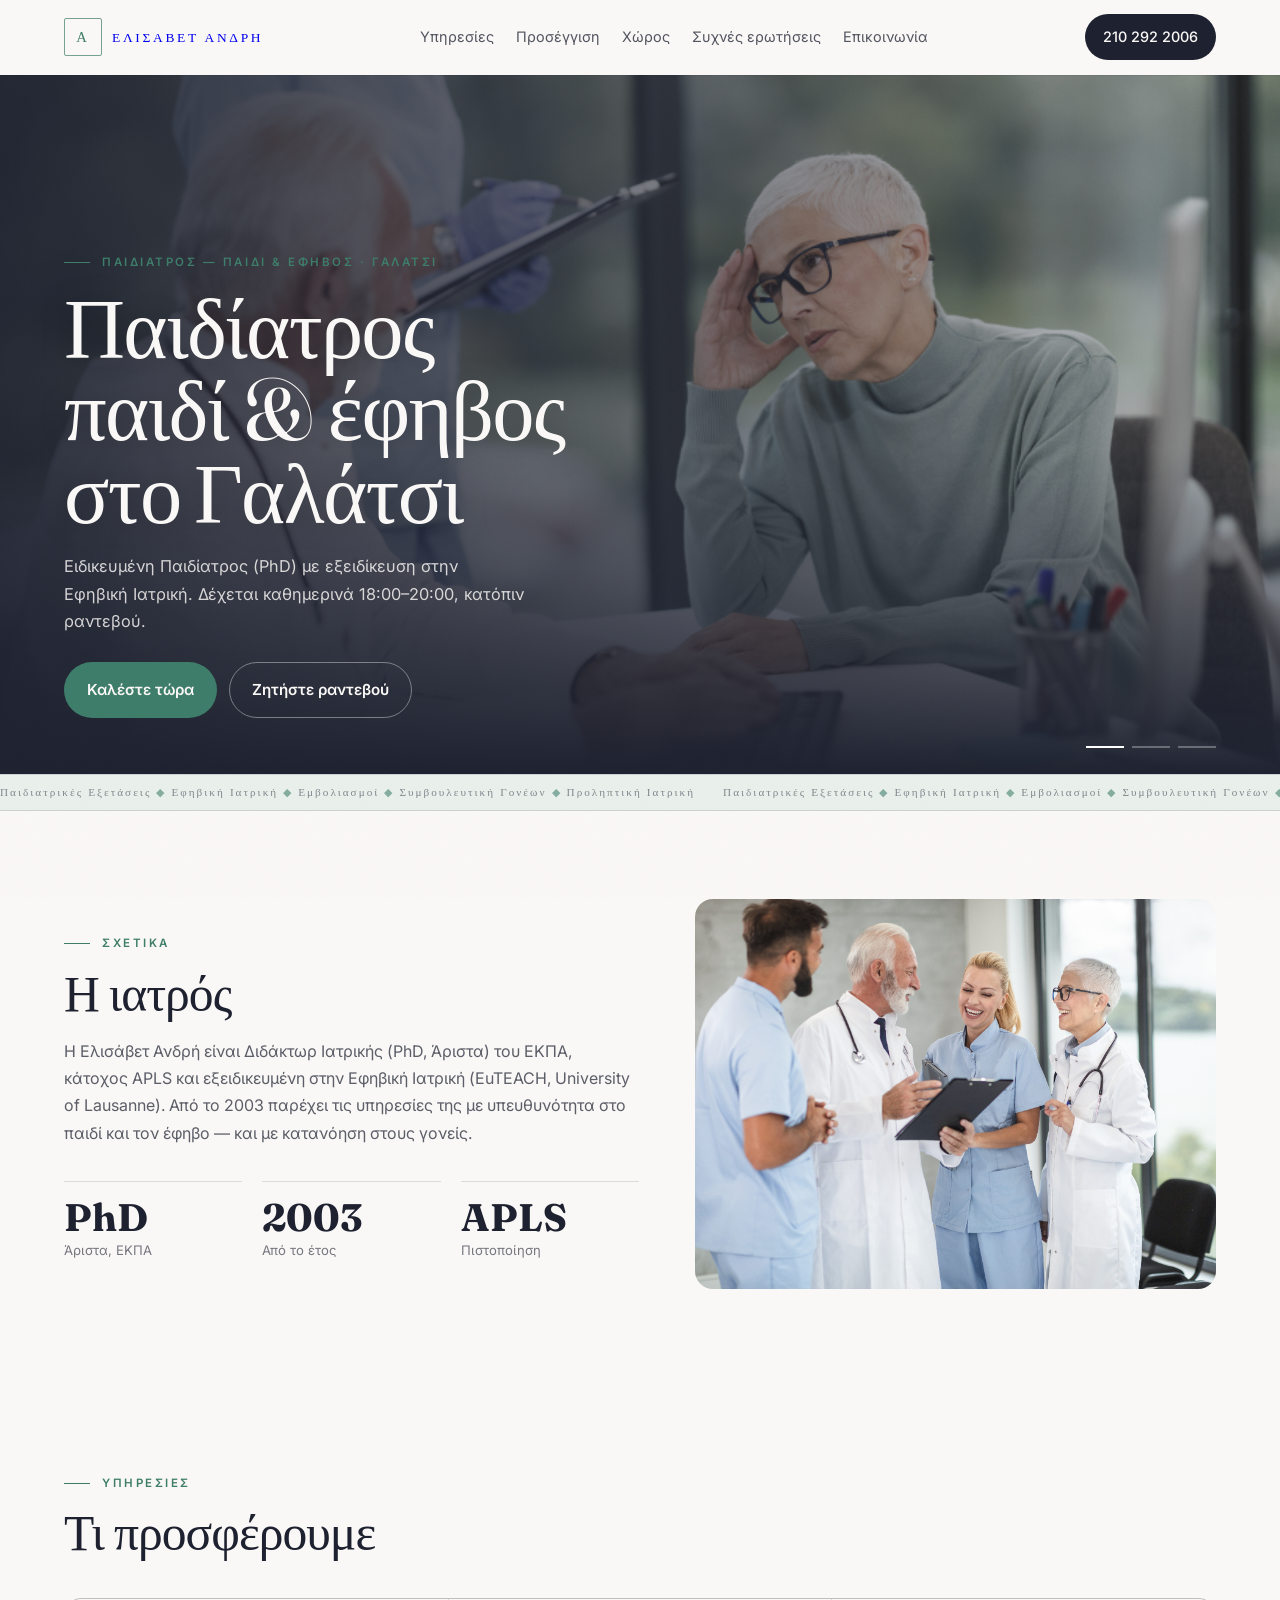
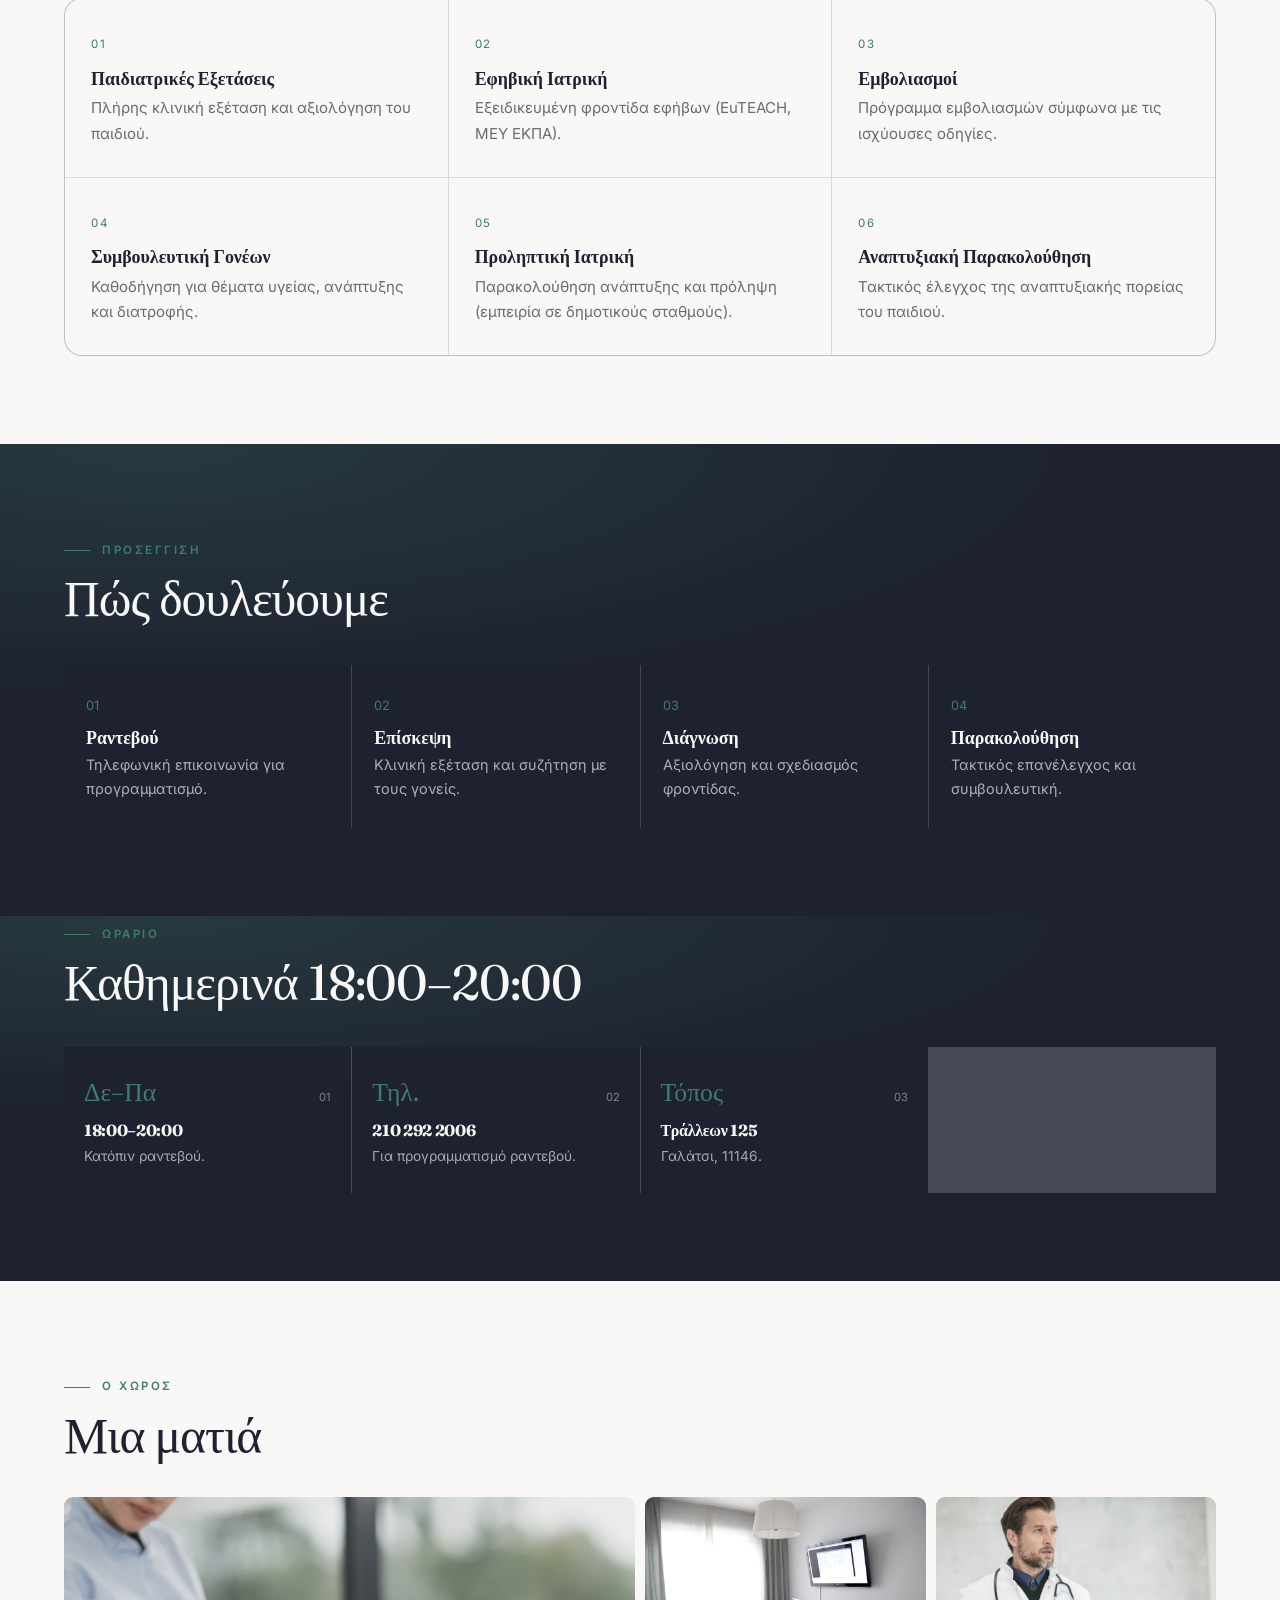
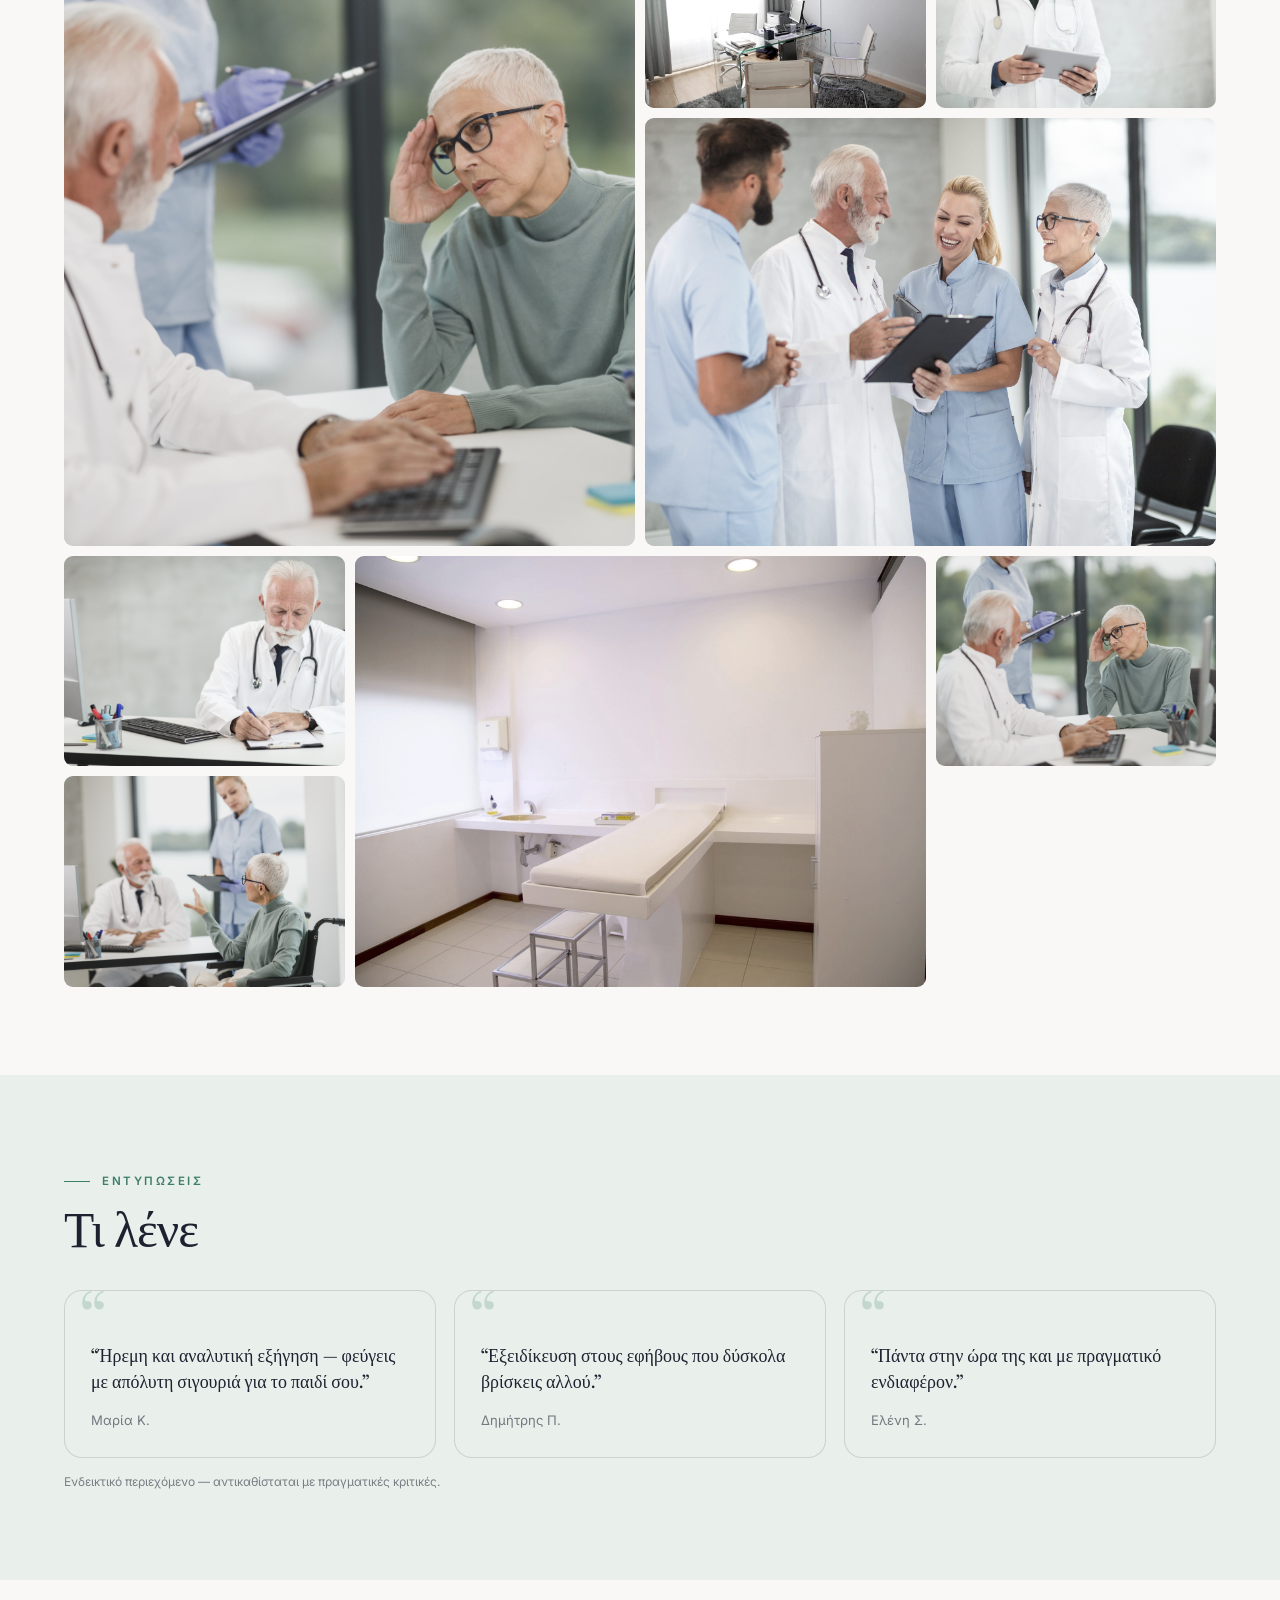
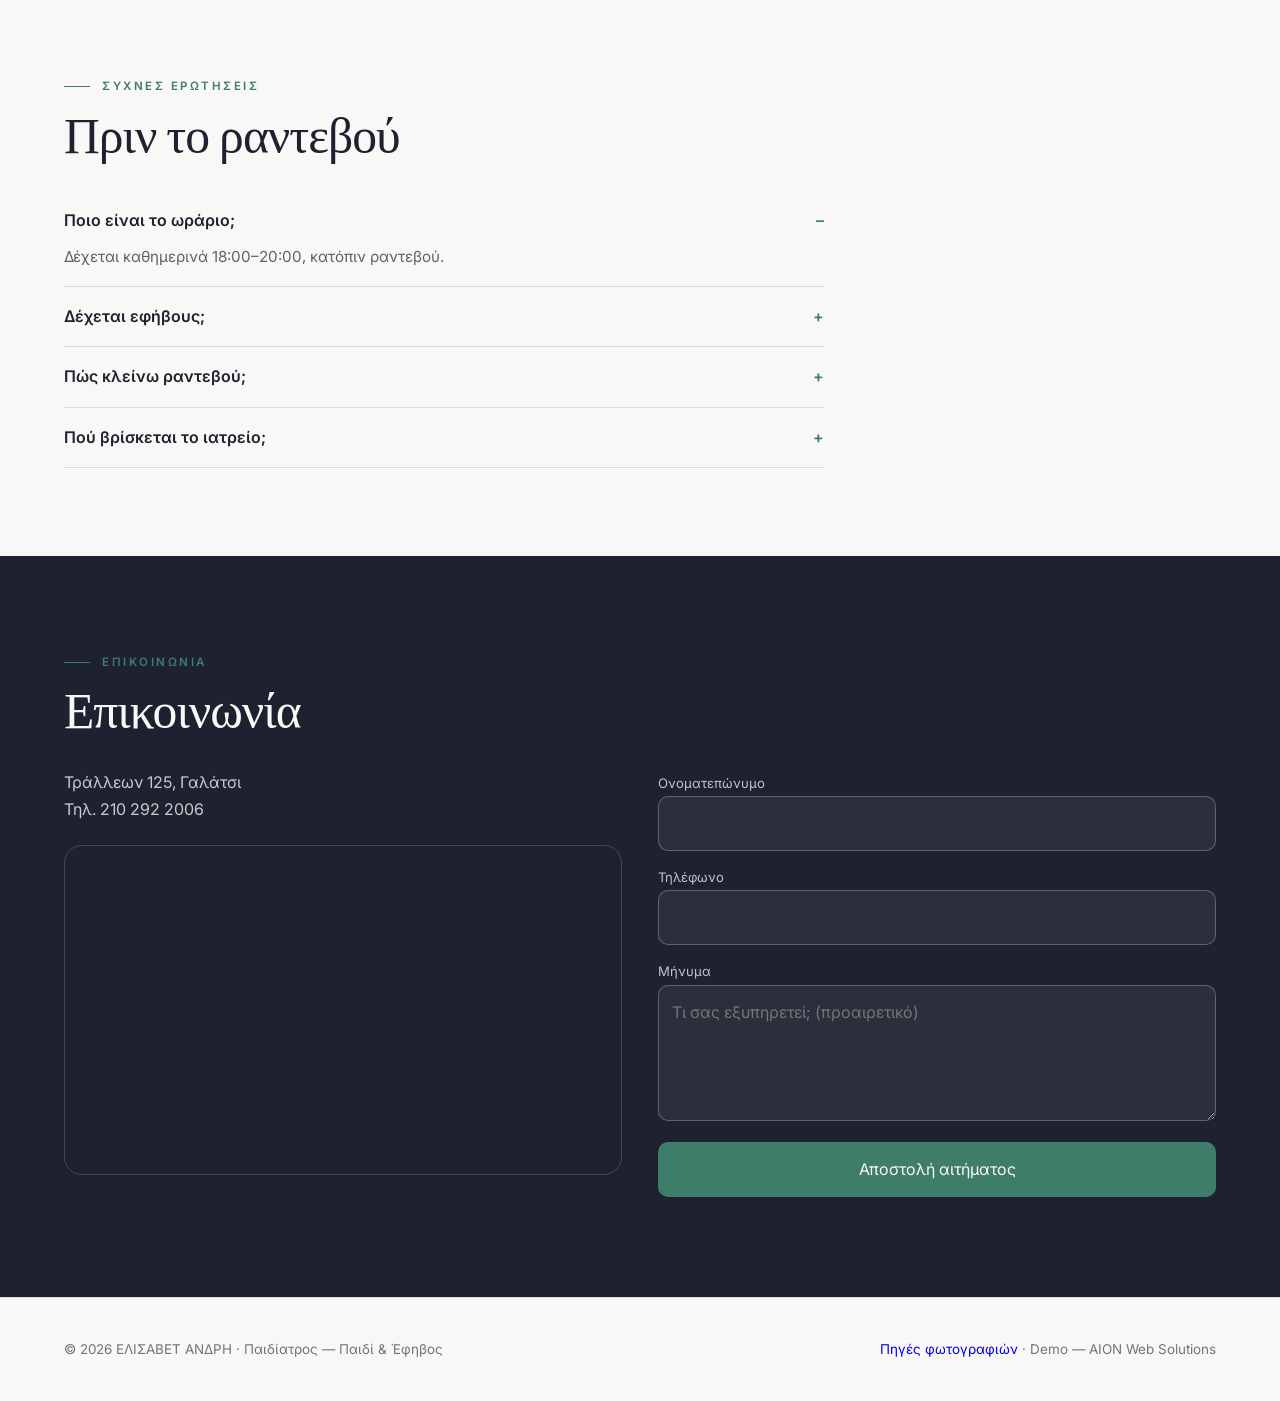
<file: index.html>
<!doctype html>
<html lang="el"><head>
<meta charset="utf-8"><meta name="viewport" content="width=device-width, initial-scale=1">
<title>ΕΛΙΣΑΒΕΤ ΑΝΔΡΗ — Παιδίατρος — Παιδί &amp; Έφηβος στο Γαλάτσι</title>
<meta name="description" content="ΕΛΙΣΑΒΕΤ ΑΝΔΡΗ, Παιδίατρος — Παιδί &amp; Έφηβος — Τράλλεων 125, Γαλάτσι. Τηλέφωνο 210 292 2006.">
<meta name="theme-color" content="#1e2230">
<meta property="og:title" content="ΕΛΙΣΑΒΕΤ ΑΝΔΡΗ — Παιδίατρος — Παιδί &amp; Έφηβος">
<meta property="og:description" content="Τράλλεων 125, Γαλάτσι">
<meta property="og:type" content="website">
<link rel="preconnect" href="https://fonts.googleapis.com"><link rel="preconnect" href="https://fonts.gstatic.com" crossorigin>
<link href="https://fonts.googleapis.com/css2?family=Fraunces:ital,wght@0,400;0,600;1,400&family=Inter:wght@300;400;500;600&display=swap" rel="stylesheet">
<link rel="icon" href="data:image/svg+xml,<svg xmlns='http://www.w3.org/2000/svg' viewBox='0 0 64 64'><rect width='64' height='64' rx='14' fill='%233e7d6a'/><text x='32' y='44' font-size='30' text-anchor='middle' fill='%23faf8f6' font-family='serif'>Α</text></svg>">
<script type="application/ld+json">{"@context":"https://schema.org","@type":"LocalBusiness","name":"ΕΛΙΣΑΒΕΤ ΑΝΔΡΗ","address":{"@type":"PostalAddress","streetAddress":"Τράλλεων 125, Γαλάτσι","addressLocality":"Γαλάτσι","addressCountry":"GR"}","telephone":"210 292 2006","url":""}</script>
<style>
:root{--ink:#1e2230;--paper:#faf8f6;--accent:#3e7d6a;--accent2:#2f5f51;--soft:#e9f0ec;--line:color-mix(in srgb,var(--ink) 14%,transparent);--r:18px}
*{box-sizing:border-box}html{scroll-behavior:smooth}
body{margin:0;background:var(--paper);color:var(--ink);font-family:'Inter', system-ui, sans-serif;line-height:1.7;-webkit-font-smoothing:antialiased;overflow-x:hidden}
img{display:block;max-width:100%}
.wrap{width:min(1180px,90vw);margin:0 auto}
h1,h2,h3,h4{font-family:'Fraunces', Georgia, serif;line-height:1.06;letter-spacing:-.02em;margin:0}
h1{font-size:clamp(2.6rem,6.6vw,5.4rem);font-weight:400}
h2{font-size:clamp(1.9rem,4vw,3.1rem);font-weight:400}
h3{font-size:1.12rem;letter-spacing:0}
p{margin:0}
.kicker{font-size:.72rem;letter-spacing:.22em;text-transform:uppercase;color:var(--accent);font-weight:600}
header{position:fixed;inset:0 0 auto;z-index:60;background:var(--paper);border-bottom:1px solid transparent;box-shadow:0 1px 0 color-mix(in srgb,var(--ink) 8%,transparent)}
.nav{display:flex;align-items:center;justify-content:space-between;gap:16px;padding:14px 0}
.wordmark{display:flex;align-items:center;gap:10px;font-family:'Fraunces', Georgia, serif;font-size:1.15rem;text-decoration:none}
.wm{width:38px;height:38px;border-radius:10px;background:var(--accent);color:var(--paper);display:grid;place-items:center;font-size:1.05rem}
.nav-links{display:flex;gap:22px;font-size:.9rem}
.nav-links a{text-decoration:none;color:color-mix(in srgb,var(--ink) 76%,transparent)}
.tel{display:inline-flex;align-items:center;gap:8px;background:var(--ink);color:var(--paper);text-decoration:none;padding:11px 18px;border-radius:999px;font-size:.9rem;font-weight:500}
@media(max-width:820px){.nav-links{display:none}}
.hero{position:relative;height:86vh;min-height:560px;display:grid;align-items:end;overflow:hidden;color:var(--paper)}
.slide{position:absolute;inset:0;opacity:0;transform:scale(1.04);transition:opacity 1.1s ease,transform 7s linear}
.slide.on{opacity:1;transform:scale(1)}
.slide img{width:100%;height:100%;-o-object-fit:cover;object-fit:cover;filter:saturate(.75) contrast(1.02)}
.scrim{position:absolute;inset:0;background:linear-gradient(90deg,color-mix(in srgb,var(--ink) 92%,transparent) 0%,color-mix(in srgb,var(--ink) 62%,transparent) 46%,color-mix(in srgb,var(--ink) 12%,transparent) 100%),linear-gradient(0deg,var(--ink) 0%,transparent 42%)}
.hero-in{position:relative;z-index:2;padding-bottom:56px;width:100%}
.hero h1{max-width:15ch;margin:14px 0 18px}
.hero .lead{max-width:46ch;color:color-mix(in srgb,var(--paper) 82%,transparent);font-size:1.02rem}
.hero-cta{display:flex;gap:12px;flex-wrap:wrap;margin-top:26px}
.btn{display:inline-flex;align-items:center;gap:10px;padding:14px 22px;border-radius:999px;text-decoration:none;font-weight:600;font-size:.95rem;border:1px solid transparent;transition:.25s}
.btn.solid{background:var(--accent);color:var(--paper)}
.btn.line{border-color:color-mix(in srgb,var(--paper) 40%,transparent);color:var(--paper)}
.btn:hover{transform:translateY(-3px)}
.dots{position:absolute;right:max(5vw,24px);bottom:26px;display:flex;gap:8px;z-index:3}
.dots button{width:38px;height:2px;background:rgba(255,255,255,.30);border:0;padding:0;cursor:pointer}
.dots button.on{background:#fff}
.marquee{border-block:1px solid var(--line);overflow:hidden;background:var(--soft)}
.marquee-track{display:flex;gap:28px;width:-moz-max-content;width:max-content;padding:14px 0;animation:mq 26s linear infinite;font-family:'Fraunces', Georgia, serif;font-size:1rem;color:color-mix(in srgb,var(--ink) 88%,transparent)}
.marquee-track i{color:var(--accent);font-style:normal}
@keyframes mq{to{transform:translateX(-50%)}}
@media(prefers-reduced-motion:reduce){.marquee-track{animation:none}}
section{padding:88px 0}
.reveal{opacity:0;transform:translateY(24px);transition:opacity .7s ease,transform .7s ease}
.reveal.in{opacity:1;transform:none}
.about{display:grid;grid-template-columns:1.05fr .95fr;gap:56px;align-items:center}
@media(max-width:900px){.about{grid-template-columns:1fr;gap:32px}}
.about-media{position:relative;aspect-ratio:4/3;border-radius:var(--r);overflow:hidden}
.about-media img{position:absolute;inset:0;width:100%;height:100%;-o-object-fit:cover;object-fit:cover;opacity:0;transition:opacity 1.2s ease}
.about-media img.on{opacity:1}
.svc-grid{display:grid;grid-template-columns:repeat(3,1fr);gap:1px;background:var(--line);border:1px solid var(--line);border-radius:var(--r);overflow:hidden;margin-top:40px}
@media(max-width:900px){.svc-grid{grid-template-columns:1fr 1fr}}
@media(max-width:560px){.svc-grid{grid-template-columns:1fr}}
.svc{background:var(--paper);padding:30px 26px}
.svc-n{font-size:.72rem;color:var(--accent);letter-spacing:.16em}
.svc h3{margin:12px 0 8px}.svc p{color:color-mix(in srgb,var(--ink) 66%,transparent);font-size:.94rem}
.dark{background:var(--ink);color:var(--paper);position:relative;overflow:hidden}
.dark::before{content:'';position:absolute;inset:0;background:radial-gradient(120% 90% at 12% 0%,color-mix(in srgb,var(--accent) 26%,transparent),transparent 60%)}
.dark .wrap{position:relative}
.steps{display:grid;grid-template-columns:repeat(4,1fr);gap:1px;background:color-mix(in srgb,var(--paper) 16%,transparent);margin-top:40px}
@media(max-width:900px){.steps{grid-template-columns:1fr 1fr}}
.step{background:var(--ink);padding:26px 22px}
.step-n{color:var(--accent);font-size:.8rem}
.step h3{color:var(--paper);margin:10px 0 6px}
.step p{color:color-mix(in srgb,var(--paper) 66%,transparent);font-size:.9rem}
.tl-grid{display:grid;grid-template-columns:repeat(4,1fr);gap:1px;background:color-mix(in srgb,var(--paper) 18%,transparent);margin-top:38px}
@media(max-width:900px){.tl-grid{grid-template-columns:1fr 1fr}}
.tl{background:var(--ink);padding:24px 20px;position:relative;overflow:hidden}
.tl::after{content:'';position:absolute;left:0;bottom:0;height:2px;width:0;background:var(--accent);transition:width .5s}
.tl:hover::after{width:100%}
.tl-top{display:flex;justify-content:space-between;align-items:baseline}
.tl-h{font-family:'Fraunces', Georgia, serif;font-size:1.6rem;color:var(--accent)}
.tl-n{font-size:.7rem;color:color-mix(in srgb,var(--paper) 45%,transparent)}
.tl h4{color:var(--paper);margin:8px 0 6px;font-size:1rem}
.tl p{color:color-mix(in srgb,var(--paper) 62%,transparent);font-size:.86rem}
.stats{display:grid;grid-template-columns:repeat(3,1fr);gap:20px;margin-top:34px}
.stat{border-top:1px solid var(--line);padding-top:16px}
.stat b{display:block;font-family:'Fraunces', Georgia, serif;font-size:2.4rem;line-height:1}
.stat span{font-size:.82rem;color:color-mix(in srgb,var(--ink) 60%,transparent)}
.gallery{display:grid;grid-template-columns:repeat(4,1fr);gap:10px;margin-top:36px}
.g1{grid-column:span 2;grid-row:span 2}.g4{grid-column:span 2}
@media(max-width:900px){.gallery{grid-template-columns:repeat(2,1fr)}.g1,.g4{grid-column:span 2;grid-row:auto}}
.g-item{position:relative;overflow:hidden;border:0;padding:0;background:var(--soft);cursor:zoom-in;border-radius:calc(var(--r) / 2);aspect-ratio:4/3}
.g1 .g-item,.g1{aspect-ratio:auto}
.g-item img{width:100%;height:100%;-o-object-fit:cover;object-fit:cover;transition:transform .6s,filter .6s;filter:saturate(.8)}
.g-item:hover img{transform:scale(1.05);filter:saturate(1)}
.quotes{display:grid;grid-template-columns:repeat(3,1fr);gap:18px;margin-top:34px}
@media(max-width:900px){.quotes{display:flex;overflow-x:auto;scroll-snap-type:x mandatory;gap:14px;scrollbar-width:none}.quotes::-webkit-scrollbar{display:none}.quotes .quote{flex:0 0 88%;scroll-snap-align:center}}
.quote{margin:0;background:var(--soft);border:1px solid var(--line);border-radius:var(--r);padding:26px}
.quote blockquote{margin:0;font-family:'Fraunces', Georgia, serif;font-size:1.12rem;line-height:1.45}
.quote figcaption{margin-top:14px;font-size:.82rem;color:color-mix(in srgb,var(--ink) 58%,transparent)}
.demo-note{font-size:.75rem;color:color-mix(in srgb,var(--ink) 55%,transparent);margin-top:14px}
.faq{max-width:760px;margin-top:30px}
details{border-bottom:1px solid var(--line);padding:16px 0}
summary{cursor:pointer;font-weight:600;list-style:none;display:flex;justify-content:space-between;gap:12px}
summary::after{content:'+';color:var(--accent)}
details[open] summary::after{content:'–'}
details p{margin-top:10px;color:color-mix(in srgb,var(--ink) 70%,transparent);font-size:.95rem}
.contact{background:var(--ink);color:var(--paper)}
.cgrid{display:grid;grid-template-columns:1fr 1fr;gap:36px;margin-top:32px}
@media(max-width:900px){.cgrid{grid-template-columns:1fr}}
form{display:grid;gap:12px}
label{font-size:.82rem;color:color-mix(in srgb,var(--paper) 75%,transparent)}
input,textarea{width:100%;padding:13px;border-radius:10px;border:1px solid color-mix(in srgb,var(--paper) 26%,transparent);background:color-mix(in srgb,var(--paper) 6%,transparent);color:var(--paper);font:inherit}
button.send{padding:14px;border-radius:10px;border:0;background:var(--accent);color:var(--paper);font-weight:700;font:inherit;cursor:pointer}
.map{border-radius:var(--r);overflow:hidden;border:1px solid color-mix(in srgb,var(--paper) 18%,transparent);min-height:320px}
.map iframe{width:100%;height:100%;min-height:320px;border:0;filter:grayscale(.35) contrast(1.05)}
footer{padding:40px 0;border-top:1px solid var(--line);font-size:.84rem;color:color-mix(in srgb,var(--ink) 62%,transparent)}
.frow{display:flex;justify-content:space-between;gap:14px;flex-wrap:wrap}
.callbar{position:fixed;bottom:0;left:0;right:0;z-index:70;display:none;background:var(--accent);color:var(--paper);text-align:center;padding:14px;text-decoration:none;font-weight:600}
@media(max-width:820px){.callbar{display:block}body{padding-bottom:52px}}
.lb{position:fixed;inset:0;background:color-mix(in srgb,var(--ink) 92%,transparent);display:none;place-items:center;z-index:90;padding:24px}
.lb.on{display:grid}
.lb img{max-height:86vh;max-width:92vw;border-radius:8px}
.lb button{position:absolute;top:18px;right:22px;background:none;border:0;color:var(--paper);font-size:2rem;cursor:pointer}

/* refinement */
body::after{content:'';position:fixed;inset:0;pointer-events:none;z-index:1;opacity:.03;background-image:url("data:image/svg+xml;utf8,<svg xmlns='http://www.w3.org/2000/svg' width='140' height='140'><filter id='n'><feTurbulence type='fractalNoise' baseFrequency='.85' numOctaves='3'/></filter><rect width='140' height='140' filter='url(%23n)' opacity='.55'/></svg>")}
.wordmark{font-size:.84rem;letter-spacing:.2em;text-transform:uppercase;font-weight:500}
.wm{background:transparent;border:1px solid color-mix(in srgb,var(--accent) 70%,transparent);color:var(--accent);font-size:.92rem;border-radius:2px}
h1{line-height:.98}
.kicker{display:inline-flex;align-items:center;gap:12px}
.kicker::before{content:'';width:26px;height:1px;background:var(--accent);display:inline-block}
.marquee-track{font-size:.7rem;letter-spacing:.18em;opacity:.58;padding:8px 0}
.svc,.step,.tl,.quote{transition:background .35s ease,transform .35s ease,box-shadow .35s ease}
.svc:hover{background:color-mix(in srgb,var(--soft) 70%,var(--paper));transform:translateY(-2px)}
.quote{position:relative;overflow:hidden}
.quote::before{content:'“';position:absolute;top:-6px;left:16px;font-family:'Fraunces', Georgia, serif;font-size:4.4rem;line-height:1;color:var(--accent);opacity:.22}
.quote blockquote{position:relative;padding-top:26px}
.g-item::after{content:'';position:absolute;inset:0;background:linear-gradient(0deg,rgba(0,0,0,.30),transparent 58%);opacity:0;transition:opacity .4s}
.g-item:hover::after{opacity:1}
:focus-visible{outline:2px solid var(--accent);outline-offset:3px;border-radius:2px}
.hero h1{text-shadow:0 2px 30px rgba(0,0,0,.25)}
</style></head>
<body>
<header><div class="wrap nav">
  <a class="wordmark" href="#top"><span class="wm">Α</span>ΕΛΙΣΑΒΕΤ ΑΝΔΡΗ</a>
  <nav class="nav-links"><a href="#ypiresies">Υπηρεσίες</a><a href="#proseggisi">Προσέγγιση</a><a href="#gallery">Χώρος</a><a href="#faq">Συχνές ερωτήσεις</a><a href="#epikoinonia">Επικοινωνία</a></nav>
  <a class="tel" href="tel:2102922006">210 292 2006</a>
</div></header>

<div class="hero" id="top">
  <div class="slide on"><img src="./assets/health-p01-B1fzZOdw.jpg" alt="ΕΛΙΣΑΒΕΤ ΑΝΔΡΗ" ><div class="scrim"></div></div><div class="slide "><img src="./assets/health-p02-BoZM2z2r.jpg" alt="ΕΛΙΣΑΒΕΤ ΑΝΔΡΗ" loading="lazy"><div class="scrim"></div></div><div class="slide "><img src="./assets/health-p03-B71tBS7P.jpg" alt="ΕΛΙΣΑΒΕΤ ΑΝΔΡΗ" loading="lazy"><div class="scrim"></div></div>
  <div class="hero-in"><div class="wrap">
    <span class="kicker">Παιδίατρος — Παιδί &amp; Έφηβος · Γαλάτσι</span>
    <h1>Παιδίατρος<br>παιδί &amp; έφηβος<br>στο Γαλάτσι</h1>
    <p class="lead">Ειδικευμένη Παιδίατρος (PhD) με εξειδίκευση στην Εφηβική Ιατρική. Δέχεται καθημερινά 18:00–20:00, κατόπιν ραντεβού.</p>
    <div class="hero-cta"><a class="btn solid" href="tel:2102922006">Καλέστε τώρα</a><a class="btn line" href="#epikoinonia">Ζητήστε ραντεβού</a></div>
  </div></div>
  <div class="dots"><button class="on" aria-label="Διαφάνεια 1"></button><button class="" aria-label="Διαφάνεια 2"></button><button class="" aria-label="Διαφάνεια 3"></button></div>
</div>

<div class="marquee"><div class="marquee-track"><span>Παιδιατρικές Εξετάσεις <i>◆</i> Εφηβική Ιατρική <i>◆</i> Εμβολιασμοί <i>◆</i> Συμβουλευτική Γονέων <i>◆</i> Προληπτική Ιατρική</span><span>Παιδιατρικές Εξετάσεις <i>◆</i> Εφηβική Ιατρική <i>◆</i> Εμβολιασμοί <i>◆</i> Συμβουλευτική Γονέων <i>◆</i> Προληπτική Ιατρική</span></div></div>

<section class="about-wrap"><div class="wrap about reveal">
  <div><span class="kicker">Σχετικά</span><h2 style="margin:14px 0 18px">Η ιατρός</h2>
  <p style="color:color-mix(in srgb,var(--ink) 72%,transparent)">Η Ελισάβετ Ανδρή είναι Διδάκτωρ Ιατρικής (PhD, Άριστα) του ΕΚΠΑ, κάτοχος APLS και εξειδικευμένη στην Εφηβική Ιατρική (EuTEACH, University of Lausanne). Από το 2003 παρέχει τις υπηρεσίες της με υπευθυνότητα στο παιδί και τον έφηβο — και με κατανόηση στους γονείς.</p>
  <div class="stats"><div class="stat"><b>PhD</b><span>Άριστα, ΕΚΠΑ</span></div><div class="stat"><b>2003</b><span>Από το έτος</span></div><div class="stat"><b>APLS</b><span>Πιστοποίηση</span></div></div></div>
  <div class="about-media" id="aboutMedia"><img src="./assets/health-p04-C5F7whoN.jpg" alt="" class="on" loading="eager"><img src="./assets/health-p05-CnXhqjT5.jpg" alt="" class="" loading="lazy"><img src="./assets/health-p06-8OAWR2FP.jpg" alt="" class="" loading="lazy"></div>
</div></section>

<section id="ypiresies"><div class="wrap reveal"><span class="kicker">Υπηρεσίες</span><h2 style="margin-top:12px">Τι προσφέρουμε</h2>
<div class="svc-grid"><article class="svc"><span class="svc-n">01</span><h3>Παιδιατρικές Εξετάσεις</h3><p>Πλήρης κλινική εξέταση και αξιολόγηση του παιδιού.</p></article><article class="svc"><span class="svc-n">02</span><h3>Εφηβική Ιατρική</h3><p>Εξειδικευμένη φροντίδα εφήβων (EuTEACH, ΜΕΥ ΕΚΠΑ).</p></article><article class="svc"><span class="svc-n">03</span><h3>Εμβολιασμοί</h3><p>Πρόγραμμα εμβολιασμών σύμφωνα με τις ισχύουσες οδηγίες.</p></article><article class="svc"><span class="svc-n">04</span><h3>Συμβουλευτική Γονέων</h3><p>Καθοδήγηση για θέματα υγείας, ανάπτυξης και διατροφής.</p></article><article class="svc"><span class="svc-n">05</span><h3>Προληπτική Ιατρική</h3><p>Παρακολούθηση ανάπτυξης και πρόληψη (εμπειρία σε δημοτικούς σταθμούς).</p></article><article class="svc"><span class="svc-n">06</span><h3>Αναπτυξιακή Παρακολούθηση</h3><p>Τακτικός έλεγχος της αναπτυξιακής πορείας του παιδιού.</p></article></div></div></section>

<section class="dark" id="proseggisi"><div class="wrap reveal"><span class="kicker">Προσέγγιση</span><h2 style="color:var(--paper);margin-top:12px">Πώς δουλεύουμε</h2>
<div class="steps"><div class="step"><span class="step-n">01</span><h3>Ραντεβού</h3><p>Τηλεφωνική επικοινωνία για προγραμματισμό.</p></div><div class="step"><span class="step-n">02</span><h3>Επίσκεψη</h3><p>Κλινική εξέταση και συζήτηση με τους γονείς.</p></div><div class="step"><span class="step-n">03</span><h3>Διάγνωση</h3><p>Αξιολόγηση και σχεδιασμός φροντίδας.</p></div><div class="step"><span class="step-n">04</span><h3>Παρακολούθηση</h3><p>Τακτικός επανέλεγχος και συμβουλευτική.</p></div></div></div></section>

<section class="dark" style="padding-top:0"><div class="wrap reveal"><span class="kicker">Ωράριο</span><h2 style="color:var(--paper);margin-top:12px">Καθημερινά 18:00–20:00</h2>
<div class="tl-grid"><div class="tl"><div class="tl-top"><span class="tl-h">Δε–Πα</span><span class="tl-n">01</span></div><h4>18:00–20:00</h4><p>Κατόπιν ραντεβού.</p></div><div class="tl"><div class="tl-top"><span class="tl-h">Τηλ.</span><span class="tl-n">02</span></div><h4>210 292 2006</h4><p>Για προγραμματισμό ραντεβού.</p></div><div class="tl"><div class="tl-top"><span class="tl-h">Τόπος</span><span class="tl-n">03</span></div><h4>Τράλλεων 125</h4><p>Γαλάτσι, 11146.</p></div></div></div></section>

<section id="gallery"><div class="wrap reveal"><span class="kicker">Ο χώρος</span><h2 style="margin-top:12px">Μια ματιά</h2>
<div class="gallery"><button class="g-item g1" data-src="img/health-p01.jpg" aria-label="Φωτογραφία 1"><img src="./assets/health-p01-B1fzZOdw.jpg" alt="ΕΛΙΣΑΒΕΤ ΑΝΔΡΗ — φωτογραφία 1" loading="eager"></button><button class="g-item g2" data-src="img/health-p02.jpg" aria-label="Φωτογραφία 2"><img src="./assets/health-p02-BoZM2z2r.jpg" alt="ΕΛΙΣΑΒΕΤ ΑΝΔΡΗ — φωτογραφία 2" loading="eager"></button><button class="g-item g3" data-src="img/health-p03.jpg" aria-label="Φωτογραφία 3"><img src="./assets/health-p03-B71tBS7P.jpg" alt="ΕΛΙΣΑΒΕΤ ΑΝΔΡΗ — φωτογραφία 3" loading="eager"></button><button class="g-item g4" data-src="img/health-p04.jpg" aria-label="Φωτογραφία 4"><img src="./assets/health-p04-C5F7whoN.jpg" alt="ΕΛΙΣΑΒΕΤ ΑΝΔΡΗ — φωτογραφία 4" loading="lazy"></button><button class="g-item g5" data-src="img/health-p05.jpg" aria-label="Φωτογραφία 5"><img src="./assets/health-p05-CnXhqjT5.jpg" alt="ΕΛΙΣΑΒΕΤ ΑΝΔΡΗ — φωτογραφία 5" loading="lazy"></button><button class="g-item g1" data-src="img/health-p06.jpg" aria-label="Φωτογραφία 6"><img src="./assets/health-p06-8OAWR2FP.jpg" alt="ΕΛΙΣΑΒΕΤ ΑΝΔΡΗ — φωτογραφία 6" loading="lazy"></button><button class="g-item g2" data-src="img/health-p07.jpg" aria-label="Φωτογραφία 7"><img src="./assets/health-p01-B1fzZOdw.jpg" alt="ΕΛΙΣΑΒΕΤ ΑΝΔΡΗ — φωτογραφία 7" loading="lazy"></button><button class="g-item g3" data-src="img/health-p08.jpg" aria-label="Φωτογραφία 8"><img src="./assets/health-p08-k_pyyKgh.jpg" alt="ΕΛΙΣΑΒΕΤ ΑΝΔΡΗ — φωτογραφία 8" loading="lazy"></button></div></div></section>

<section style="background:var(--soft)"><div class="wrap reveal"><span class="kicker">Εντυπώσεις</span><h2 style="margin-top:12px">Τι λένε</h2>
<div class="quotes"><figure class="quote"><blockquote>“Ήρεμη και αναλυτική εξήγηση — φεύγεις με απόλυτη σιγουριά για το παιδί σου.”</blockquote><figcaption>Μαρία Κ.</figcaption></figure><figure class="quote"><blockquote>“Εξειδίκευση στους εφήβους που δύσκολα βρίσκεις αλλού.”</blockquote><figcaption>Δημήτρης Π.</figcaption></figure><figure class="quote"><blockquote>“Πάντα στην ώρα της και με πραγματικό ενδιαφέρον.”</blockquote><figcaption>Ελένη Σ.</figcaption></figure></div><p class="demo-note">Ενδεικτικό περιεχόμενο — αντικαθίσταται με πραγματικές κριτικές.</p></div></section>

<section id="faq"><div class="wrap reveal"><span class="kicker">Συχνές ερωτήσεις</span><h2 style="margin-top:12px">Πριν το ραντεβού</h2><div class="faq"><details open><summary>Ποιο είναι το ωράριο;</summary><p>Δέχεται καθημερινά 18:00–20:00, κατόπιν ραντεβού.</p></details><details ><summary>Δέχεται εφήβους;</summary><p>Ναι — έχει εξειδίκευση στην Εφηβική Ιατρική (EuTEACH).</p></details><details ><summary>Πώς κλείνω ραντεβού;</summary><p>Τηλεφωνικά στο 210 292 2006.</p></details><details ><summary>Πού βρίσκεται το ιατρείο;</summary><p>Τράλλεων 125, Γαλάτσι.</p></details></div></div></section>

<section class="contact" id="epikoinonia"><div class="wrap reveal"><span class="kicker">Επικοινωνία</span><h2 style="color:var(--paper);margin-top:12px">Επικοινωνία</h2>
<div class="cgrid"><div>
  <p style="color:color-mix(in srgb,var(--paper) 78%,transparent)">Τράλλεων 125, Γαλάτσι<br>Τηλ. 210 292 2006</p>
  <div class="map" style="margin-top:22px"><iframe src="https://www.google.com/maps?q=%CE%A4%CF%81%CE%AC%CE%BB%CE%BB%CE%B5%CF%89%CE%BD%20125%2C%20%CE%93%CE%B1%CE%BB%CE%AC%CF%84%CF%83%CE%B9%2C%20%CE%93%CE%B1%CE%BB%CE%AC%CF%84%CF%83%CE%B9&output=embed" loading="lazy" title="Χάρτης"></iframe></div>
</div>
<form id="f" novalidate>
  <div><label for="n">Ονοματεπώνυμο</label><input id="n" name="name" required autocomplete="name"></div>
  <div><label for="p">Τηλέφωνο</label><input id="p" name="phone" required inputmode="tel" autocomplete="tel"></div>
  <div><label for="m">Μήνυμα</label><textarea id="m" name="message" rows="4" placeholder="Τι σας εξυπηρετεί; (προαιρετικό)"></textarea></div>
  <input type="text" name="_honey" tabindex="-1" autocomplete="off" style="position:absolute;left:-9999px">
  <button class="send" type="submit">Αποστολή αιτήματος</button>
  <p id="st" style="font-size:.82rem;color:color-mix(in srgb,var(--paper) 65%,transparent)" role="status"></p>
</form></div></div></section>

<footer><div class="wrap frow">
  <span>© <span id="y"></span> ΕΛΙΣΑΒΕΤ ΑΝΔΡΗ · Παιδίατρος — Παιδί &amp; Έφηβος</span>
  <span><a href="credits.html" style="text-decoration:none">Πηγές φωτογραφιών</a> · Demo — AION Web Solutions</span>
</div></footer>
<a class="callbar" href="tel:2102922006">Καλέστε 210 292 2006</a>
<div class="lb" id="lb"><button aria-label="Κλείσιμο">×</button><img alt=""></div>
<script>
(function(){
  var d=document; d.getElementById('y').textContent=new Date().getFullYear();
  var slides=[].slice.call(d.querySelectorAll('.slide')), dots=[].slice.call(d.querySelectorAll('.dots button')), i=0, t;
  function go(n){slides[i].classList.remove('on');dots[i].classList.remove('on');i=n;slides[i].classList.add('on');dots[i].classList.add('on');}
  function loop(){t=setInterval(function(){go((i+1)%slides.length)},6000)}
  dots.forEach(function(b,k){b.addEventListener('click',function(){clearInterval(t);go(k);loop()})});
  var hero=d.querySelector('.hero');
  hero.addEventListener('mouseenter',function(){clearInterval(t)});
  hero.addEventListener('mouseleave',loop);
  if(slides.length>1) loop();
  // parallax (ήπιο 0.12x, hero)
  if(!matchMedia('(prefers-reduced-motion: reduce)').matches){var px=function(){var y=window.scrollY;if(y<window.innerHeight){[].slice.call(d.querySelectorAll('.slide img')).forEach(function(im){im.style.transform='translateY('+(y*0.12)+'px) scale(1.02)'})}};window.addEventListener('scroll',px,{passive:true});}
  var about=[].slice.call(d.querySelectorAll('#aboutMedia img')), ai=0;
  if(about.length>1) setInterval(function(){about[ai].classList.remove('on');ai=(ai+1)%about.length;about[ai].classList.add('on')},4000);
  var io=new IntersectionObserver(function(es){es.forEach(function(e){if(e.isIntersecting){e.target.classList.add('in');io.unobserve(e.target)}})},{rootMargin:'0px 0px -8% 0px',threshold:0.08});
  [].slice.call(d.querySelectorAll('.reveal')).forEach(function(el){io.observe(el)});
  var lb=d.getElementById('lb'), lbImg=lb.querySelector('img');
  d.querySelectorAll('.g-item').forEach(function(b){b.addEventListener('click',function(){lbImg.src=b.dataset.src;lb.classList.add('on')})});
  lb.addEventListener('click',function(e){if(e.target!==lbImg)lb.classList.remove('on')});
  d.addEventListener('keydown',function(e){if(e.key==='Escape')lb.classList.remove('on')});
  d.querySelectorAll('details').forEach(function(x){x.addEventListener('toggle',function(){if(x.open)d.querySelectorAll('details').forEach(function(o){if(o!==x)o.open=false})})});
  // testimonials carousel (mobile, autoplay 5s)
  var qq=d.querySelector('.quotes');
  if(qq && matchMedia('(max-width:900px)').matches && !matchMedia('(prefers-reduced-motion: reduce)').matches){
    var qi=0, qs=qq.children, qt;
    function qgo(n){qi=(n+qs.length)%qs.length;qq.scrollTo({left:qs[qi].offsetLeft-qq.offsetLeft,behavior:'smooth'})}
    function qloop(){qt=setInterval(function(){qgo(qi+1)},5000)}
    qloop();
    qq.addEventListener('mouseenter',function(){clearInterval(qt)});
    qq.addEventListener('mouseleave',qloop);
  }
  var f=d.getElementById('f'), st=d.getElementById('st');
  f.addEventListener('submit',async function(e){e.preventDefault();st.textContent='';
    var n=f.name.value.trim(),p=f.phone.value.trim(),m=f.message.value.trim();
    if(f._honey.value)return;
    if(n.length<2){st.textContent='Συμπληρώστε το όνομά σας.';return}
    if(!/^[0-9+()\s-]{8,}$/.test(p)){st.textContent='Συμπληρώστε έγκυρο τηλέφωνο.';return}
    st.textContent='Αποστολή…';
    try{var r=await fetch('https://formsubmit.co/ajax/info@aionweb.gr',{method:'POST',headers:{'Content-Type':'application/json','Accept':'application/json'},body:JSON.stringify({_subject:'Νέο αίτημα — ΕΛΙΣΑΒΕΤ ΑΝΔΡΗ (demo)',name:n,phone:p,message:m,_template:'table'})});
      if(!r.ok)throw 0;st.textContent='Το αίτημα στάλθηκε. Θα επικοινωνήσουμε.';f.reset();
    }catch(x){st.textContent='Δεν ολοκληρώθηκε. Καλέστε τηλεφωνικά.'}
  });
})();
</script>
</body></html>
</file>
